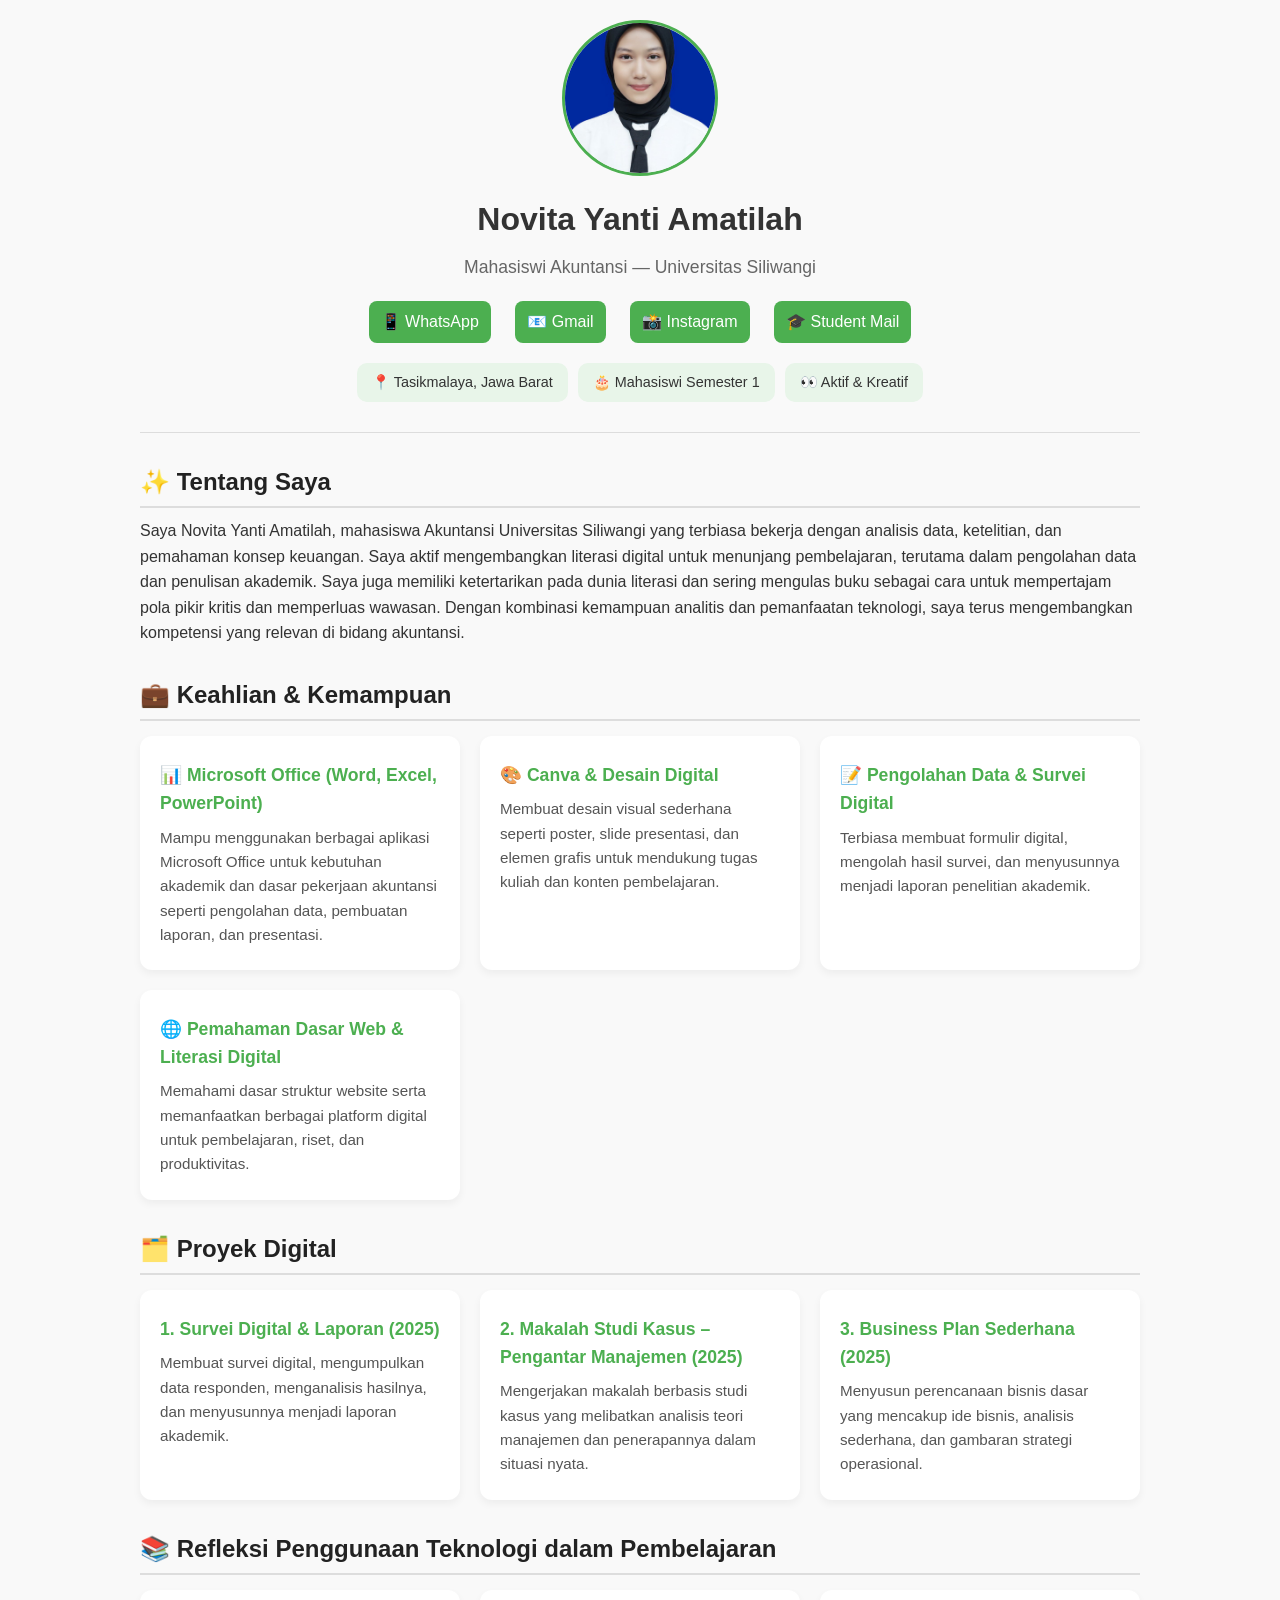
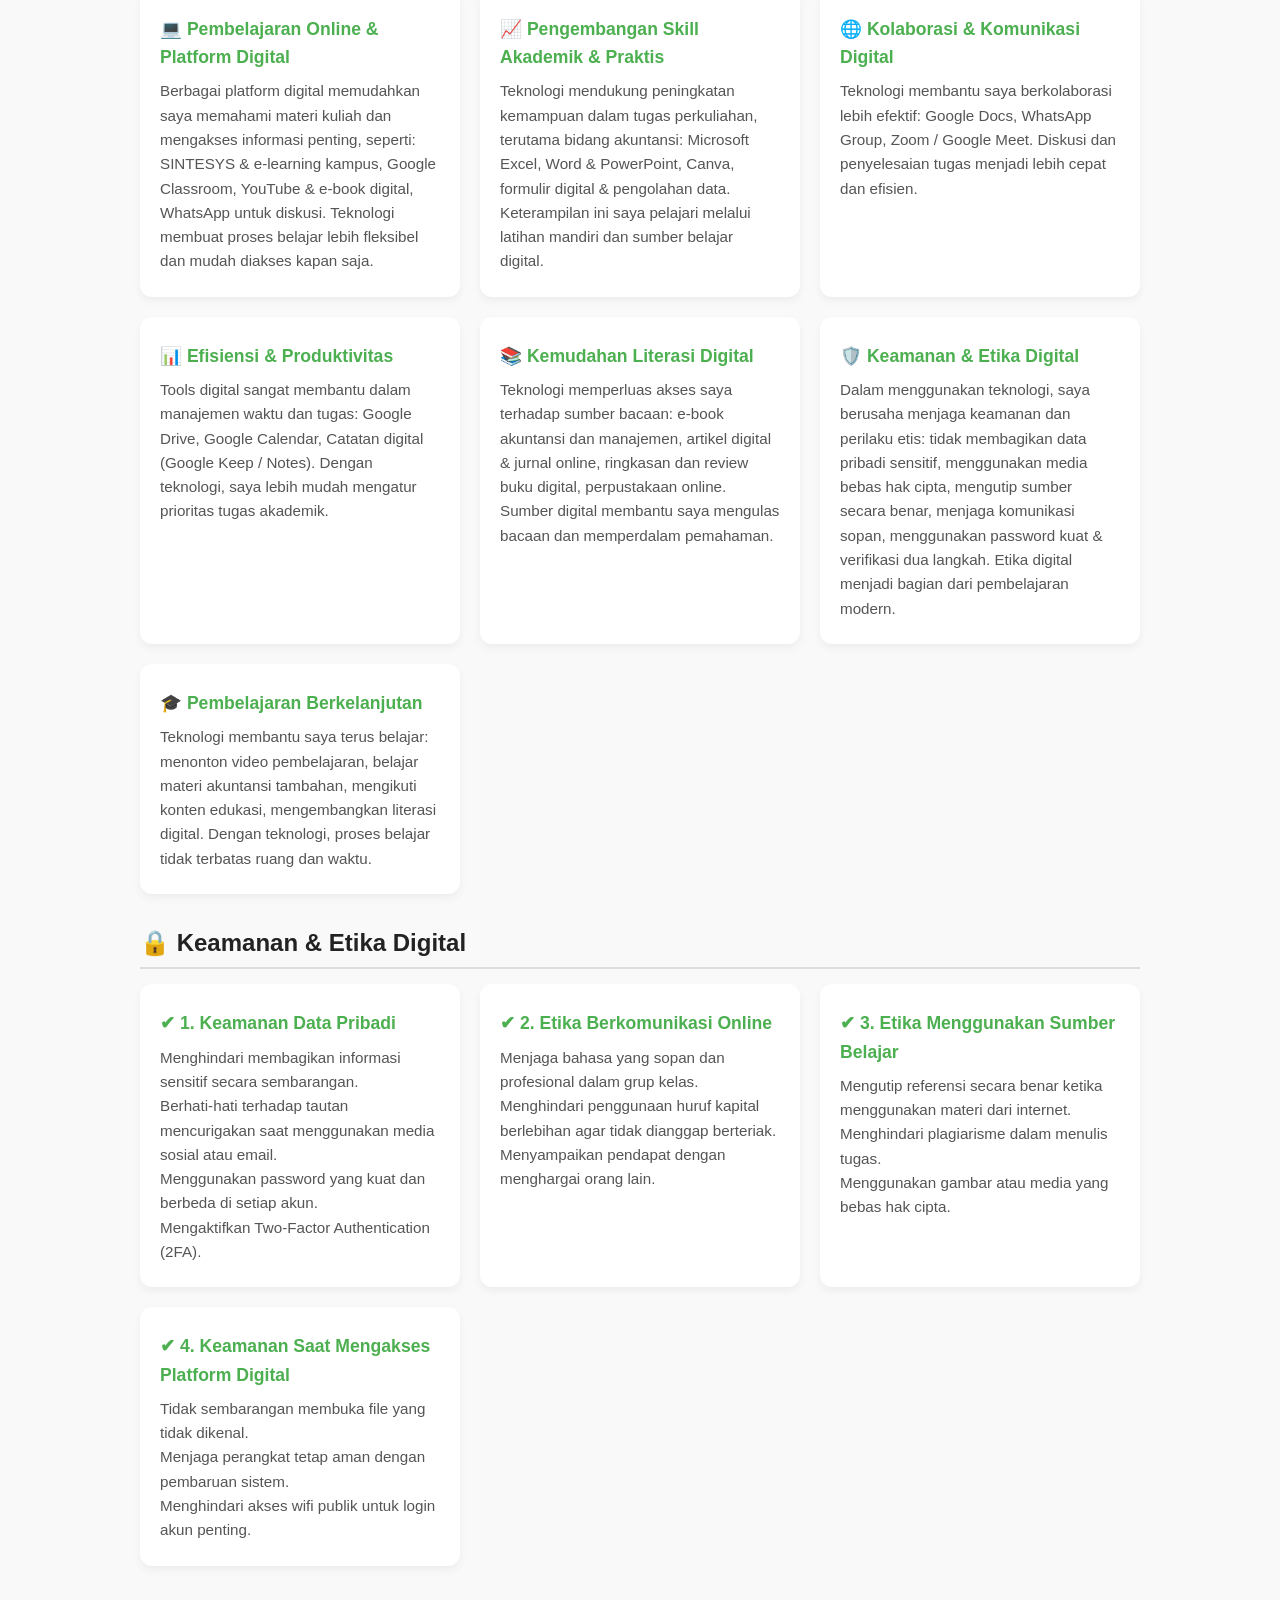
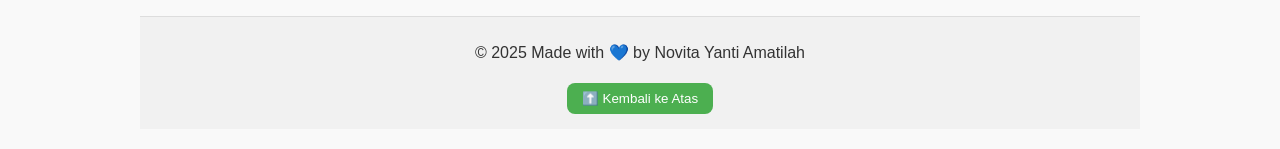
<file: index.html>
<!DOCTYPE html>
<html lang="id">
<head>
  <meta charset="UTF-8" />
  <meta name="viewport" content="width=device-width, initial-scale=1.0" />
  <title>Novita Yanti Amatilah | Portfolio</title>
  <link rel="stylesheet" href="mojang.css" />
</head>

<body>
  <div class="container">
    <!-- HEADER -->
    <header>
      <div class="profile">
        <img src="mojang.jpg" alt="Novita Yanti Amatilah" class="profile-pic">
      </div>
      <h1 class="name">Novita Yanti Amatilah</h1>
      <p class="subtitle">Mahasiswi Akuntansi — Universitas Siliwangi</p>

      <div class="social-links">
        <a href="https://wa.me/6285603846713" target="_blank">📱 WhatsApp</a>
        <a href="mailto:wnovitayamatillah@gmail.com" target="_blank">📧 Gmail</a>
        <a href="https://www.instagram.com/novitayamatillah" target="_blank">📸 Instagram</a>
        <a href="mailto:253403111311@student.unsil.ac.id" target="_blank">🎓 Student Mail</a>
      </div>

      <div class="info">
        <div class="info-card">📍 Tasikmalaya, Jawa Barat</div>
        <div class="info-card">🎂 Mahasiswi Semester 1</div>
        <div class="info-card">👀 Aktif & Kreatif</div>
      </div>
    </header>

    <!-- ABOUT -->
    <section class="about" id="about">
      <h2>✨ Tentang Saya</h2>
      <p>
        Saya Novita Yanti Amatilah, mahasiswa Akuntansi Universitas Siliwangi yang terbiasa bekerja dengan analisis data, 
        ketelitian, dan pemahaman konsep keuangan. Saya aktif mengembangkan literasi digital untuk menunjang pembelajaran, 
        terutama dalam pengolahan data dan penulisan akademik. Saya juga memiliki ketertarikan pada dunia literasi dan sering 
        mengulas buku sebagai cara untuk mempertajam pola pikir kritis dan memperluas wawasan. Dengan kombinasi kemampuan 
        analitis dan pemanfaatan teknologi, saya terus mengembangkan kompetensi yang relevan di bidang akuntansi.
      </p>
    </section>

    <!-- SKILLS -->
    <section class="skills" id="skills">
      <h2>💼 Keahlian & Kemampuan</h2>
      <div class="skill-cards">
        <div class="skill-card">
          <h3>📊 Microsoft Office (Word, Excel, PowerPoint)</h3>
          <p>
            Mampu menggunakan berbagai aplikasi Microsoft Office untuk kebutuhan akademik dan dasar pekerjaan akuntansi 
            seperti pengolahan data, pembuatan laporan, dan presentasi.
          </p>
        </div>
        <div class="skill-card">
          <h3>🎨 Canva & Desain Digital</h3>
          <p>
            Membuat desain visual sederhana seperti poster, slide presentasi, dan elemen grafis untuk mendukung tugas kuliah 
            dan konten pembelajaran.
          </p>
        </div>
        <div class="skill-card">
          <h3>📝 Pengolahan Data & Survei Digital</h3>
          <p>
            Terbiasa membuat formulir digital, mengolah hasil survei, dan menyusunnya menjadi laporan penelitian akademik.
          </p>
        </div>
        <div class="skill-card">
          <h3>🌐 Pemahaman Dasar Web & Literasi Digital</h3>
          <p>
            Memahami dasar struktur website serta memanfaatkan berbagai platform digital untuk pembelajaran, riset, dan produktivitas.
          </p>
        </div>
      </div>
    </section>

    <!-- PROJECTS -->
    <section class="projects" id="projects">
      <h2>🗂️ Proyek Digital</h2>
      <div class="project-cards">
        <div class="project-card">
          <h3>1. Survei Digital & Laporan (2025)</h3>
          <p>
            Membuat survei digital, mengumpulkan data responden, menganalisis hasilnya, dan menyusunnya menjadi laporan akademik.
          </p>
        </div>
        <div class="project-card">
          <h3>2. Makalah Studi Kasus – Pengantar Manajemen (2025)</h3>
          <p>
            Mengerjakan makalah berbasis studi kasus yang melibatkan analisis teori manajemen dan penerapannya dalam situasi nyata.
          </p>
        </div>
        <div class="project-card">
          <h3>3. Business Plan Sederhana (2025)</h3>
          <p>
            Menyusun perencanaan bisnis dasar yang mencakup ide bisnis, analisis sederhana, dan gambaran strategi operasional.
          </p>
        </div>
      </div>
    </section>

    <!-- REFLECTION -->
    <section class="reflection" id="reflection">
      <h2>📚 Refleksi Penggunaan Teknologi dalam Pembelajaran</h2>
      <div class="reflection-cards">
        <div class="reflection-card">
          <h3>💻 Pembelajaran Online & Platform Digital</h3>
          <p>
            Berbagai platform digital memudahkan saya memahami materi kuliah dan mengakses informasi penting, seperti:
            SINTESYS & e-learning kampus, Google Classroom, YouTube & e-book digital, WhatsApp untuk diskusi. 
            Teknologi membuat proses belajar lebih fleksibel dan mudah diakses kapan saja.
          </p>
        </div>
        <div class="reflection-card">
          <h3>📈 Pengembangan Skill Akademik & Praktis</h3>
          <p>
            Teknologi mendukung peningkatan kemampuan dalam tugas perkuliahan, terutama bidang akuntansi:
            Microsoft Excel, Word & PowerPoint, Canva, formulir digital & pengolahan data. 
            Keterampilan ini saya pelajari melalui latihan mandiri dan sumber belajar digital.
          </p>
        </div>
        <div class="reflection-card">
          <h3>🌐 Kolaborasi & Komunikasi Digital</h3>
          <p>
            Teknologi membantu saya berkolaborasi lebih efektif: Google Docs, WhatsApp Group, Zoom / Google Meet. 
            Diskusi dan penyelesaian tugas menjadi lebih cepat dan efisien.
          </p>
        </div>
        <div class="reflection-card">
          <h3>📊 Efisiensi & Produktivitas</h3>
          <p>
            Tools digital sangat membantu dalam manajemen waktu dan tugas: Google Drive, Google Calendar, Catatan digital (Google Keep / Notes). 
            Dengan teknologi, saya lebih mudah mengatur prioritas tugas akademik.
          </p>
        </div>
        <div class="reflection-card">
          <h3>📚 Kemudahan Literasi Digital</h3>
          <p>
            Teknologi memperluas akses saya terhadap sumber bacaan: e-book akuntansi dan manajemen, artikel digital & jurnal online, ringkasan dan review buku digital, perpustakaan online. 
            Sumber digital membantu saya mengulas bacaan dan memperdalam pemahaman.
          </p>
        </div>
        <div class="reflection-card">
          <h3>🛡️ Keamanan & Etika Digital</h3>
          <p>
            Dalam menggunakan teknologi, saya berusaha menjaga keamanan dan perilaku etis: tidak membagikan data pribadi sensitif, menggunakan media bebas hak cipta, mengutip sumber secara benar, menjaga komunikasi sopan, menggunakan password kuat & verifikasi dua langkah. 
            Etika digital menjadi bagian dari pembelajaran modern.
          </p>
        </div>
        <div class="reflection-card">
          <h3>🎓 Pembelajaran Berkelanjutan</h3>
          <p>
            Teknologi membantu saya terus belajar: menonton video pembelajaran, belajar materi akuntansi tambahan, mengikuti konten edukasi, mengembangkan literasi digital. 
            Dengan teknologi, proses belajar tidak terbatas ruang dan waktu.
          </p>
        </div>
      </div>
    </section>

    <!-- ETHICS -->
    <section class="ethics" id="ethics">
      <h2>🔒 Keamanan & Etika Digital</h2>
      <div class="ethic-cards">
        <div class="ethic-card">
          <h3>✔ 1. Keamanan Data Pribadi</h3>
          <p>
            Menghindari membagikan informasi sensitif secara sembarangan. <br>
            Berhati-hati terhadap tautan mencurigakan saat menggunakan media sosial atau email. <br>
            Menggunakan password yang kuat dan berbeda di setiap akun. <br>
            Mengaktifkan Two-Factor Authentication (2FA).
          </p>
        </div>
        <div class="ethic-card">
          <h3>✔ 2. Etika Berkomunikasi Online</h3>
          <p>
            Menjaga bahasa yang sopan dan profesional dalam grup kelas. <br>
            Menghindari penggunaan huruf kapital berlebihan agar tidak dianggap berteriak. <br>
            Menyampaikan pendapat dengan menghargai orang lain.
          </p>
        </div>
        <div class="ethic-card">
          <h3>✔ 3. Etika Menggunakan Sumber Belajar</h3>
          <p>
            Mengutip referensi secara benar ketika menggunakan materi dari internet. <br>
            Menghindari plagiarisme dalam menulis tugas. <br>
            Menggunakan gambar atau media yang bebas hak cipta.
          </p>
        </div>
        <div class="ethic-card">
          <h3>✔ 4. Keamanan Saat Mengakses Platform Digital</h3>
          <p>
            Tidak sembarangan membuka file yang tidak dikenal. <br>
            Menjaga perangkat tetap aman dengan pembaruan sistem. <br>
            Menghindari akses wifi publik untuk login akun penting.
          </p>
        </div>
      </div>
    </section>

    <!-- FOOTER -->
    <footer>
      <p>© 2025 Made with 💙 by Novita Yanti Amatilah</p>
      <button id="scrollTop">⬆️ Kembali ke Atas</button>
    </footer>
  </div>

  <script src="mojang.js"></script>
</body>
</html>
</file>
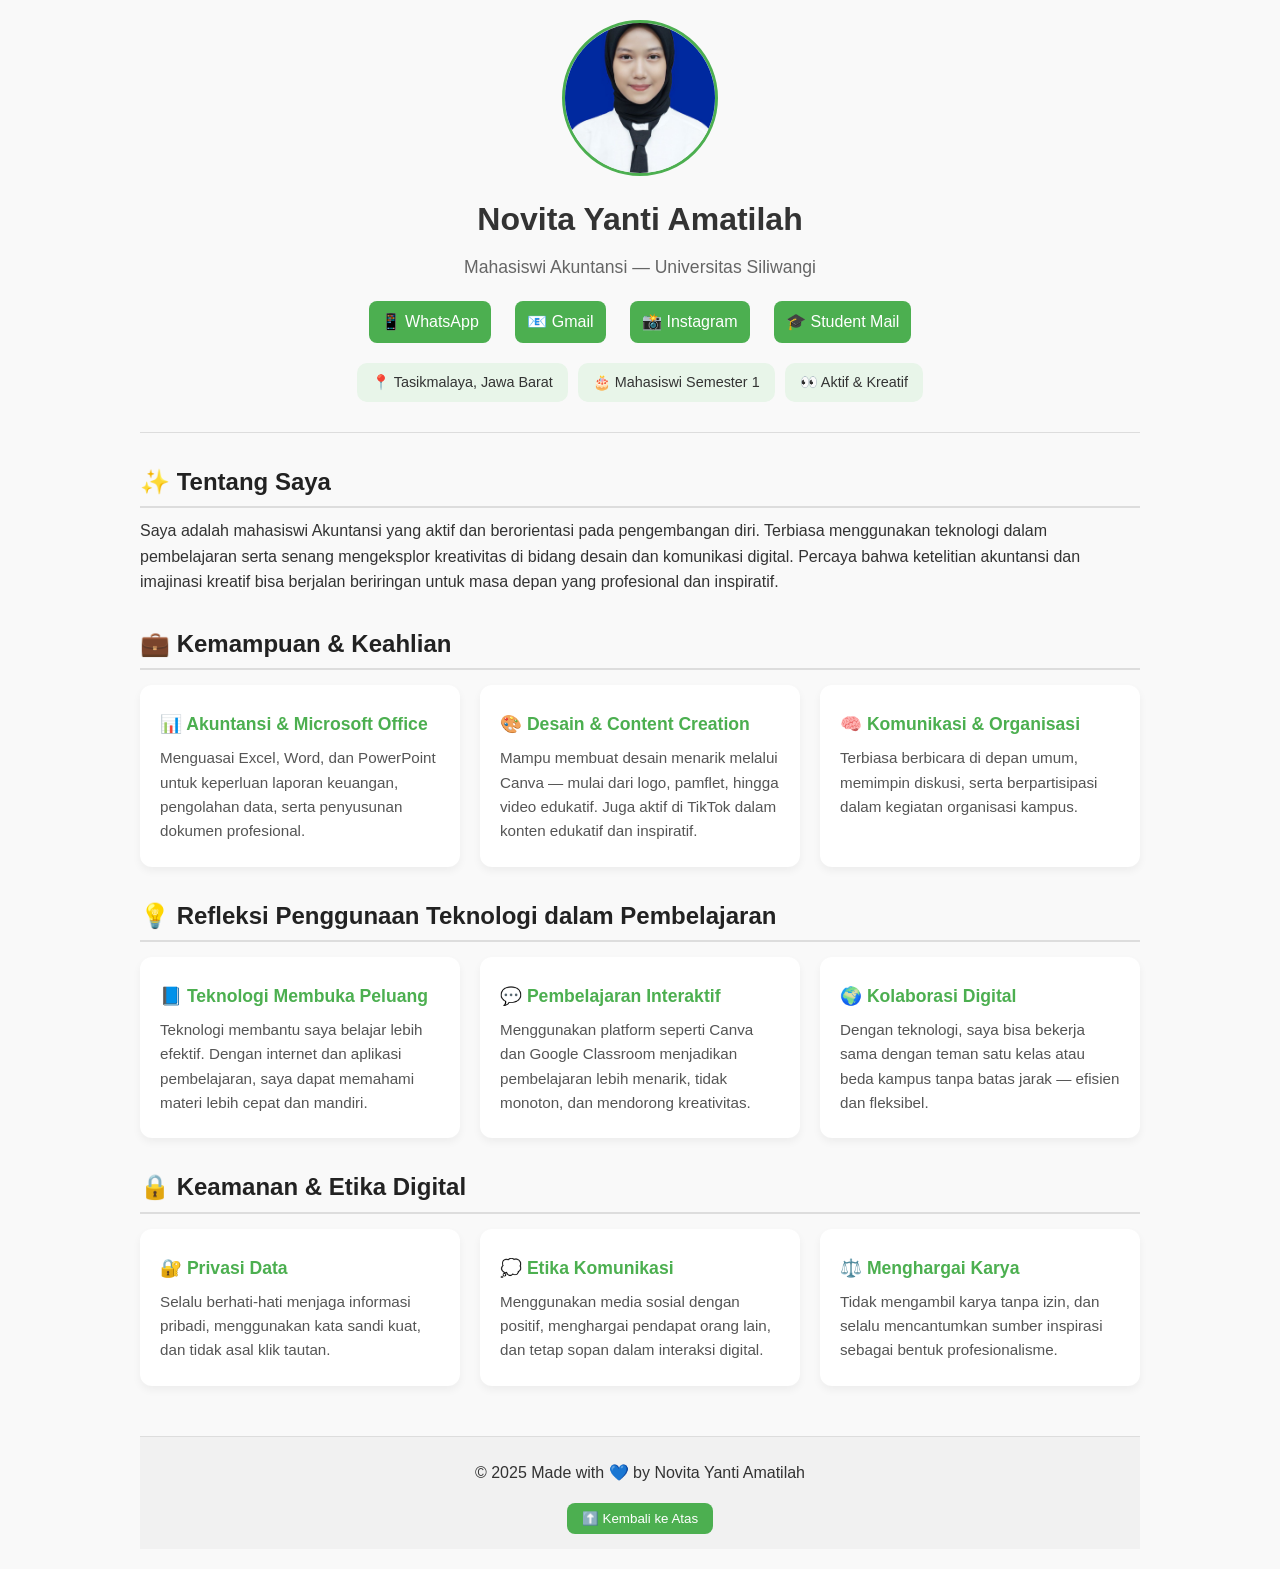
<file: mojang.html>
<!DOCTYPE html>
<html lang="id">
<head>
  <meta charset="UTF-8" />
  <meta name="viewport" content="width=device-width, initial-scale=1.0" />
  <title>Novita Yanti Amatilah | Portfolio</title>
  <link rel="stylesheet" href="mojang.css" />
</head>

<body>
  <div class="container">
    <!-- HEADER -->
    <header>
      <div class="profile">
        <img src="mojang.jpg" alt="Novita Yanti Amatilah" class="profile-pic">
      </div>
      <h1 class="name">Novita Yanti Amatilah</h1>
      <p class="subtitle">Mahasiswi Akuntansi — Universitas Siliwangi</p>

      <div class="social-links">
        <a href="https://wa.me/6285603846713" target="_blank">📱 WhatsApp</a>
        <a href="mailto:wnovitayamatillah@gmail.com" target="_blank">📧 Gmail</a>
        <a href="https://www.instagram.com/novitayamatillah" target="_blank">📸 Instagram</a>
        <a href="mailto:253403111311@student.unsil.ac.id" target="_blank">🎓 Student Mail</a>
      </div>

      <div class="info">
        <div class="info-card">📍 Tasikmalaya, Jawa Barat</div>
        <div class="info-card">🎂 Mahasiswi Semester 1</div>
        <div class="info-card">👀 Aktif & Kreatif</div>
      </div>
    </header>

    <!-- ABOUT -->
    <section class="about" id="about">
      <h2>✨ Tentang Saya</h2>
      <p>
        Saya adalah mahasiswi Akuntansi yang aktif dan berorientasi pada pengembangan diri. 
        Terbiasa menggunakan teknologi dalam pembelajaran serta senang mengeksplor kreativitas 
        di bidang desain dan komunikasi digital. Percaya bahwa ketelitian akuntansi dan 
        imajinasi kreatif bisa berjalan beriringan untuk masa depan yang profesional dan inspiratif.
      </p>
    </section>

    <!-- SKILLS -->
    <section class="skills" id="skills">
      <h2>💼 Kemampuan & Keahlian</h2>
      <div class="skill-cards">
        <div class="skill-card">
          <h3>📊 Akuntansi & Microsoft Office</h3>
          <p>
            Menguasai Excel, Word, dan PowerPoint untuk keperluan laporan keuangan, 
            pengolahan data, serta penyusunan dokumen profesional.
          </p>
        </div>
        <div class="skill-card">
          <h3>🎨 Desain & Content Creation</h3>
          <p>
            Mampu membuat desain menarik melalui Canva — mulai dari logo, pamflet, hingga video edukatif. 
            Juga aktif di TikTok dalam konten edukatif dan inspiratif.
          </p>
        </div>
        <div class="skill-card">
          <h3>🧠 Komunikasi & Organisasi</h3>
          <p>
            Terbiasa berbicara di depan umum, memimpin diskusi, serta berpartisipasi dalam kegiatan organisasi kampus.
          </p>
        </div>
      </div>
    </section>

    <!-- REFLECTION -->
    <section class="reflection" id="reflection">
      <h2>💡 Refleksi Penggunaan Teknologi dalam Pembelajaran</h2>
      <div class="reflection-cards">
        <div class="reflection-card">
          <h3>📘 Teknologi Membuka Peluang</h3>
          <p>
            Teknologi membantu saya belajar lebih efektif. Dengan internet dan aplikasi pembelajaran,
            saya dapat memahami materi lebih cepat dan mandiri.
          </p>
        </div>
        <div class="reflection-card">
          <h3>💬 Pembelajaran Interaktif</h3>
          <p>
            Menggunakan platform seperti Canva dan Google Classroom menjadikan pembelajaran lebih menarik, 
            tidak monoton, dan mendorong kreativitas.
          </p>
        </div>
        <div class="reflection-card">
          <h3>🌍 Kolaborasi Digital</h3>
          <p>
            Dengan teknologi, saya bisa bekerja sama dengan teman satu kelas atau beda kampus 
            tanpa batas jarak — efisien dan fleksibel.
          </p>
        </div>
      </div>
    </section>

    <!-- ETHICS -->
    <section class="ethics" id="ethics">
      <h2>🔒 Keamanan & Etika Digital</h2>
      <div class="ethic-cards">
        <div class="ethic-card">
          <h3>🔐 Privasi Data</h3>
          <p>
            Selalu berhati-hati menjaga informasi pribadi, menggunakan kata sandi kuat, dan tidak asal klik tautan.
          </p>
        </div>
        <div class="ethic-card">
          <h3>💭 Etika Komunikasi</h3>
          <p>
            Menggunakan media sosial dengan positif, menghargai pendapat orang lain, dan tetap sopan dalam interaksi digital.
          </p>
        </div>
        <div class="ethic-card">
          <h3>⚖️ Menghargai Karya</h3>
          <p>
            Tidak mengambil karya tanpa izin, dan selalu mencantumkan sumber inspirasi sebagai bentuk profesionalisme.
          </p>
        </div>
      </div>
    </section>

    <!-- FOOTER -->
    <footer>
      <p>© 2025 Made with 💙 by Novita Yanti Amatilah</p>
      <button id="scrollTop">⬆️ Kembali ke Atas</button>
    </footer>
  </div>

  <script src="mojang.js"></script>
</body>
</html>
</file>
<file: mojang.css>
/* ==================== GENERAL ==================== */
body {
  margin: 0;
  font-family: 'Segoe UI', Tahoma, Geneva, Verdana, sans-serif;
  background-color: #f9f9f9;
  color: #333;
  line-height: 1.6;
}

.container {
  max-width: 1000px;
  margin: auto;
  padding: 20px;
}

h1, h2, h3 {
  margin: 10px 0;
}

h2 {
  color: #222;
  border-bottom: 2px solid #ddd;
  padding-bottom: 5px;
}

p {
  margin: 8px 0;
}

/* ==================== HEADER ==================== */
header {
  text-align: center;
  padding-bottom: 30px;
  border-bottom: 1px solid #ddd;
}

.profile-pic {
  width: 150px;
  height: 150px;
  object-fit: cover;
  border-radius: 50%;
  border: 3px solid #4caf50;
}

.name {
  font-size: 2rem;
  margin: 10px 0 5px 0;
}

.subtitle {
  font-size: 1.1rem;
  color: #666;
}

.social-links {
  margin: 15px 0;
}

.social-links a {
  display: inline-block;
  margin: 5px 10px;
  text-decoration: none;
  color: #fff;
  background-color: #4caf50;
  padding: 8px 12px;
  border-radius: 8px;
  transition: 0.3s;
}

.social-links a:hover {
  background-color: #45a049;
}

.info {
  display: flex;
  justify-content: center;
  flex-wrap: wrap;
  gap: 10px;
  margin-top: 10px;
}

.info-card {
  background-color: #e8f5e9;
  padding: 8px 15px;
  border-radius: 10px;
  font-size: 0.9rem;
}

/* ==================== SECTIONS ==================== */
section {
  margin: 30px 0;
}

/* ==================== CARDS GRIDS ==================== */
.skill-cards,
.project-cards,
.reflection-cards,
.ethic-cards {
  display: grid;
  grid-template-columns: repeat(auto-fit, minmax(250px, 1fr));
  gap: 20px;
  margin-top: 15px;
}

.skill-card,
.project-card,
.reflection-card,
.ethic-card {
  background-color: #fff;
  border-radius: 12px;
  padding: 15px 20px;
  box-shadow: 0 4px 8px rgba(0,0,0,0.05);
  transition: transform 0.3s, box-shadow 0.3s;
}

.skill-card:hover,
.project-card:hover,
.reflection-card:hover,
.ethic-card:hover {
  transform: translateY(-5px);
  box-shadow: 0 8px 16px rgba(0,0,0,0.1);
}

.skill-card h3,
.project-card h3,
.reflection-card h3,
.ethic-card h3 {
  margin-bottom: 8px;
  font-size: 1.1rem;
  color: #4caf50;
}

.skill-card p,
.project-card p,
.reflection-card p,
.ethic-card p {
  font-size: 0.95rem;
  color: #555;
}

/* ==================== FOOTER ==================== */
footer {
  text-align: center;
  margin-top: 50px;
  padding: 15px 0;
  border-top: 1px solid #ddd;
  background-color: #f1f1f1;
}

#scrollTop {
  margin-top: 10px;
  background-color: #4caf50;
  color: white;
  border: none;
  padding: 8px 15px;
  border-radius: 8px;
  cursor: pointer;
  transition: 0.3s;
}

#scrollTop:hover {
  background-color: #45a049;
}

/* ==================== RESPONSIVE ==================== */
@media (max-width: 600px) {
  .info {
    flex-direction: column;
  }
}
</file>
